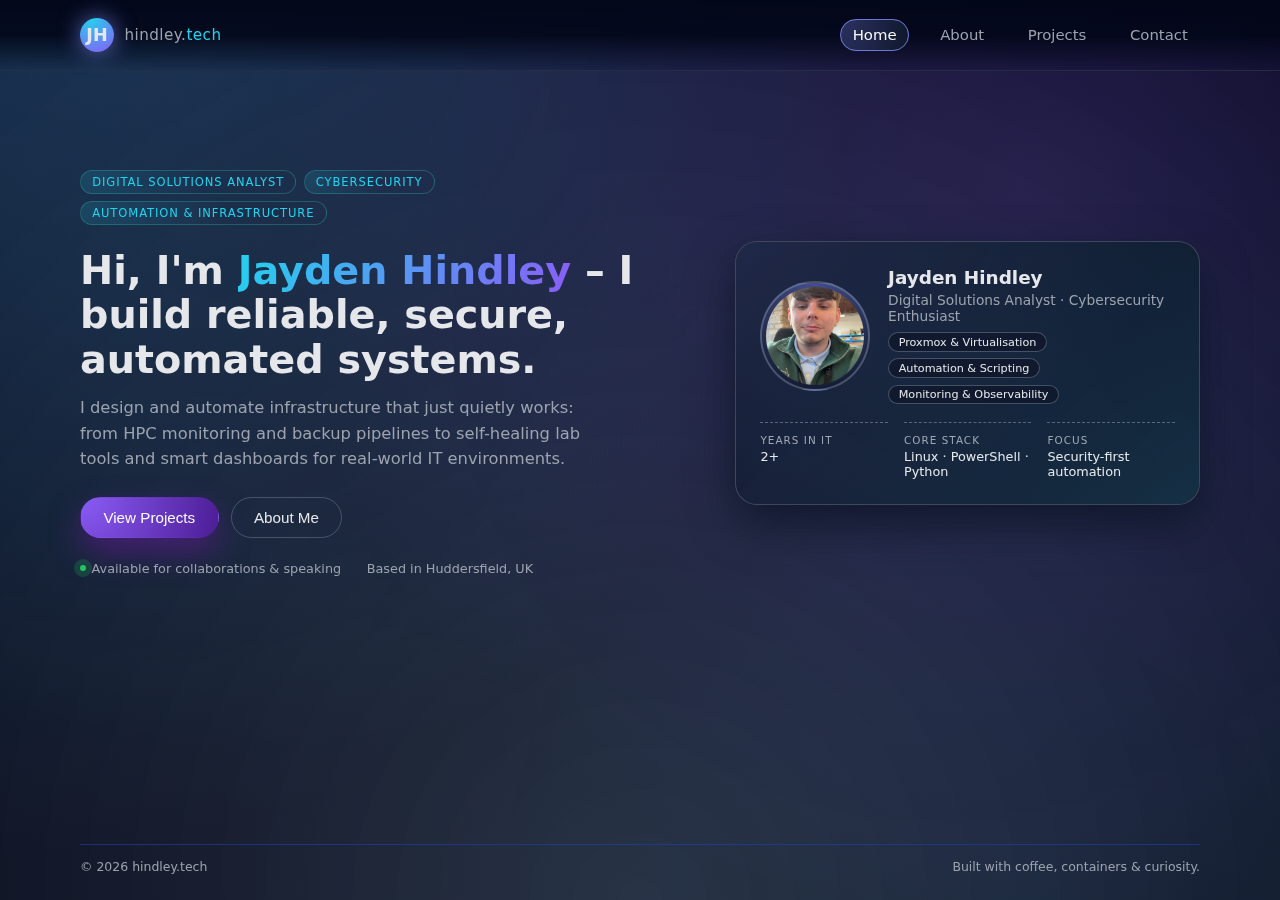
<file: index.html>
<!-- index.html -->
<!DOCTYPE html>
<html lang="en">
<head>
  <meta charset="UTF-8" />
  <meta name="viewport" content="width=device-width, initial-scale=1.0" />
  <title>Home | Jayden Hindley</title>
  <link rel="stylesheet" href="css/style.css" />
</head>
<body>
  <!-- Navigation -->
  <div class="nav-wrapper">
    <nav>
      <div class="nav-left">
        <div class="nav-logo">JH</div>
        <div class="nav-title">hindley.<span>tech</span></div>
      </div>
      <ul class="nav-links">
        <li><a href="/" class="active">Home</a></li>
        <li><a href="/about">About</a></li>
        <li><a href="/project">Projects</a></li>
        <li><a href="/contact">Contact</a></li>
      </ul>
    </nav>
  </div>

  <main>
    <!-- Hero -->
    <section class="hero">
      <div class="container">
        <div class="hero-grid">
          <!-- Left: text -->
          <div>
            <div class="chip-row">
              <span class="chip">Digital Solutions Analyst</span>
              <span class="chip">Cybersecurity</span>
              <span class="chip">Automation & Infrastructure</span>
            </div>

            <h1 class="hero-heading">
              Hi, I'm <span>Jayden Hindley</span> – I build reliable, secure, automated systems.
            </h1>

            <p class="hero-subtitle">
              I design and automate infrastructure that just quietly works: from HPC monitoring and backup
              pipelines to self-healing lab tools and smart dashboards for real-world IT environments.
            </p>

            <div class="hero-actions">
              <button class="btn" onclick="window.location.href='/project'">
                View Projects
              </button>
              <button class="btn btn-outline" onclick="window.location.href='/about'">
                About Me
              </button>
            </div>

            <div class="hero-meta">
              <span><span class="hero-dot"></span> Available for collaborations & speaking</span>
              <span>Based in Huddersfield, UK</span>
            </div>
          </div>

          <!-- Right: profile card -->
          <aside class="profile-card">
            <div class="profile-inner">
              <div class="profile-photo">
                <img src="images/profpic.jpg" alt="Jayden Hindley" />
              </div>
              <div class="profile-text">
                <h2>Jayden Hindley</h2>
                <p>Digital Solutions Analyst · Cybersecurity Enthusiast</p>
                <div class="profile-tags">
                  <span class="profile-tag">Proxmox & Virtualisation</span>
                  <span class="profile-tag">Automation & Scripting</span>
                  <span class="profile-tag">Monitoring & Observability</span>
                </div>
              </div>
            </div>

            <div class="profile-stats">
              <div class="profile-stat">
                <span class="profile-stat-label">Years in IT</span>
                <span class="profile-stat-value">2+</span>
              </div>
              <div class="profile-stat">
                <span class="profile-stat-label">Core Stack</span>
                <span class="profile-stat-value">Linux · PowerShell · Python</span>
              </div>
              <div class="profile-stat">
                <span class="profile-stat-label">Focus</span>
                <span class="profile-stat-value">Security-first automation</span>
              </div>
            </div>
          </aside>
        </div>
      </div>
    </section>
  </main>

  <footer>
    <div class="footer-inner">
      <span>© <span id="year"></span> hindley.tech</span>
      <span>Built with coffee, containers & curiosity.</span>
    </div>
  </footer>

  <script>
    // simple year updater
    document.getElementById('year').textContent = new Date().getFullYear();
  </script>
</body>
</html>
</file>
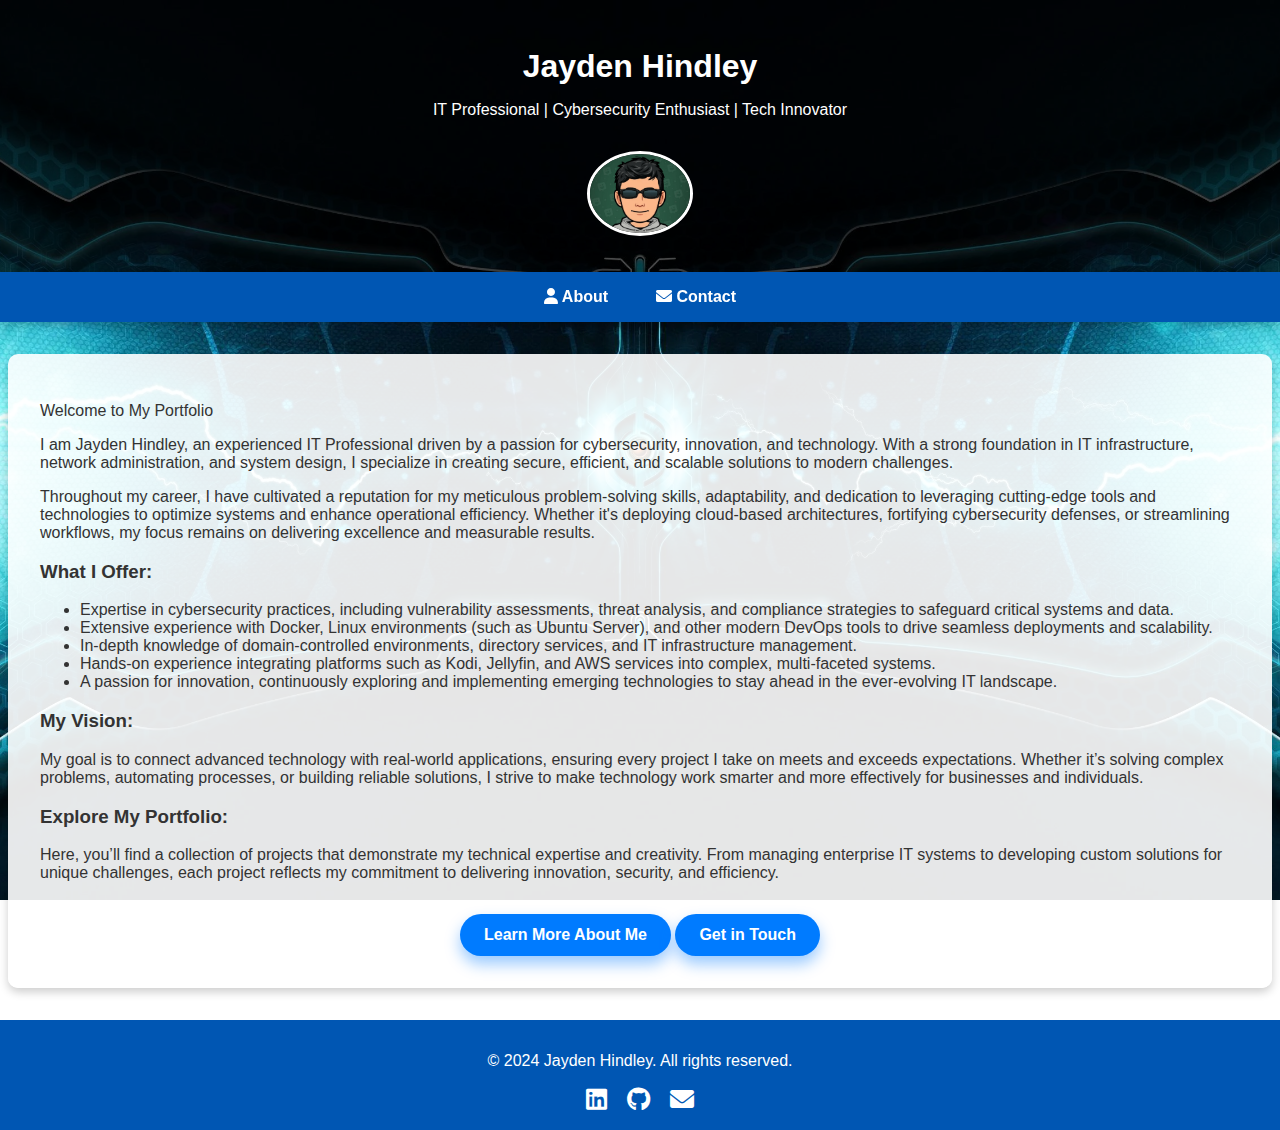
<file: v2/index.html>
<!DOCTYPE html>
<html lang="en">
<head>
    <meta charset="UTF-8">
    <meta name="viewport" content="width=device-width, initial-scale=1.0">
    <meta http-equiv="X-UA-Compatible" content="ie=edge">
    <title>Jayden Hindley's Portfolio</title>
    <link rel="stylesheet" href="styles.css">
    <link rel="stylesheet" href="https://cdnjs.cloudflare.com/ajax/libs/font-awesome/6.0.0-beta3/css/all.min.css">
</head>
<body>
    <!-- Background Animation -->
    <div id="background-animation">
        <div class="circle"></div>
        <div class="circle"></div>
        <div class="circle"></div>
    </div>

    <!-- Header Section -->
    <header class="header">
        <div class="container">
            <h1>Jayden Hindley</h1>
            <p>IT Professional | Cybersecurity Enthusiast | Tech Innovator</p>
            <img src="images/gransdead.png" alt="Jayden Hindley Profile Picture">
        </div>
    </header>

    <!-- Navigation Bar -->
    <nav>
        <div class="container">
            <ul>
                <li><a href="about"><i class="fas fa-user"></i> About</a></li>
                <li><a href="contact"><i class="fas fa-envelope"></i> Contact</a></li>
            </ul>
        </div>
    </nav>

    <!-- Overview Section -->
    <section id="overview" class="about">
        <div class="container">
            <div class="content">
                <p>Welcome to My Portfolio</p>
                <p>I am Jayden Hindley, an experienced IT Professional driven by a passion for cybersecurity, innovation, and technology. With a strong foundation in IT infrastructure, network administration, and system design, I specialize in creating secure, efficient, and scalable solutions to modern challenges.</p>
                <p>Throughout my career, I have cultivated a reputation for my meticulous problem-solving skills, adaptability, and dedication to leveraging cutting-edge tools and technologies to optimize systems and enhance operational efficiency. Whether it's deploying cloud-based architectures, fortifying cybersecurity defenses, or streamlining workflows, my focus remains on delivering excellence and measurable results.</p>
                <h3>What I Offer:</h3>
                <ul>
                    <li>Expertise in cybersecurity practices, including vulnerability assessments, threat analysis, and compliance strategies to safeguard critical systems and data.</li>
                    <li>Extensive experience with Docker, Linux environments (such as Ubuntu Server), and other modern DevOps tools to drive seamless deployments and scalability.</li>
                    <li>In-depth knowledge of domain-controlled environments, directory services, and IT infrastructure management.</li>
                    <li>Hands-on experience integrating platforms such as Kodi, Jellyfin, and AWS services into complex, multi-faceted systems.</li>
                    <li>A passion for innovation, continuously exploring and implementing emerging technologies to stay ahead in the ever-evolving IT landscape.</li>
                </ul>
                <h3>My Vision:</h3>
                <p>My goal is to connect advanced technology with real-world applications, ensuring every project I take on meets and exceeds expectations. Whether it’s solving complex problems, automating processes, or building reliable solutions, I strive to make technology work smarter and more effectively for businesses and individuals.</p>
                <h3>Explore My Portfolio:</h3>
                <p>Here, you’ll find a collection of projects that demonstrate my technical expertise and creativity. From managing enterprise IT systems to developing custom solutions for unique challenges, each project reflects my commitment to delivering innovation, security, and efficiency.</p>
            </div>
            <div class="button-wrapper">
                <a href="about.html" class="btn">Learn More About Me</a>
                <a href="contact.html" class="btn">Get in Touch</a>
            </div>
        </div>
    </section>

    <!-- Footer Section -->
    <footer>
        <div class="container">
            <p>&copy; 2024 Jayden Hindley. All rights reserved.</p>
            <div class="social-icons">
                <a href="https://www.linkedin.com/in/jaydenhindley/" target="_blank"><i class="fab fa-linkedin"></i></a>
                <a href="https://github.com/Jxyden34" target="_blank"><i class="fab fa-github"></i></a>
                <a href="mailto:jayden@hindley.tech"><i class="fas fa-envelope"></i></a>
            </div>
        </div>
    </footer>
</body>
</html>
</file>
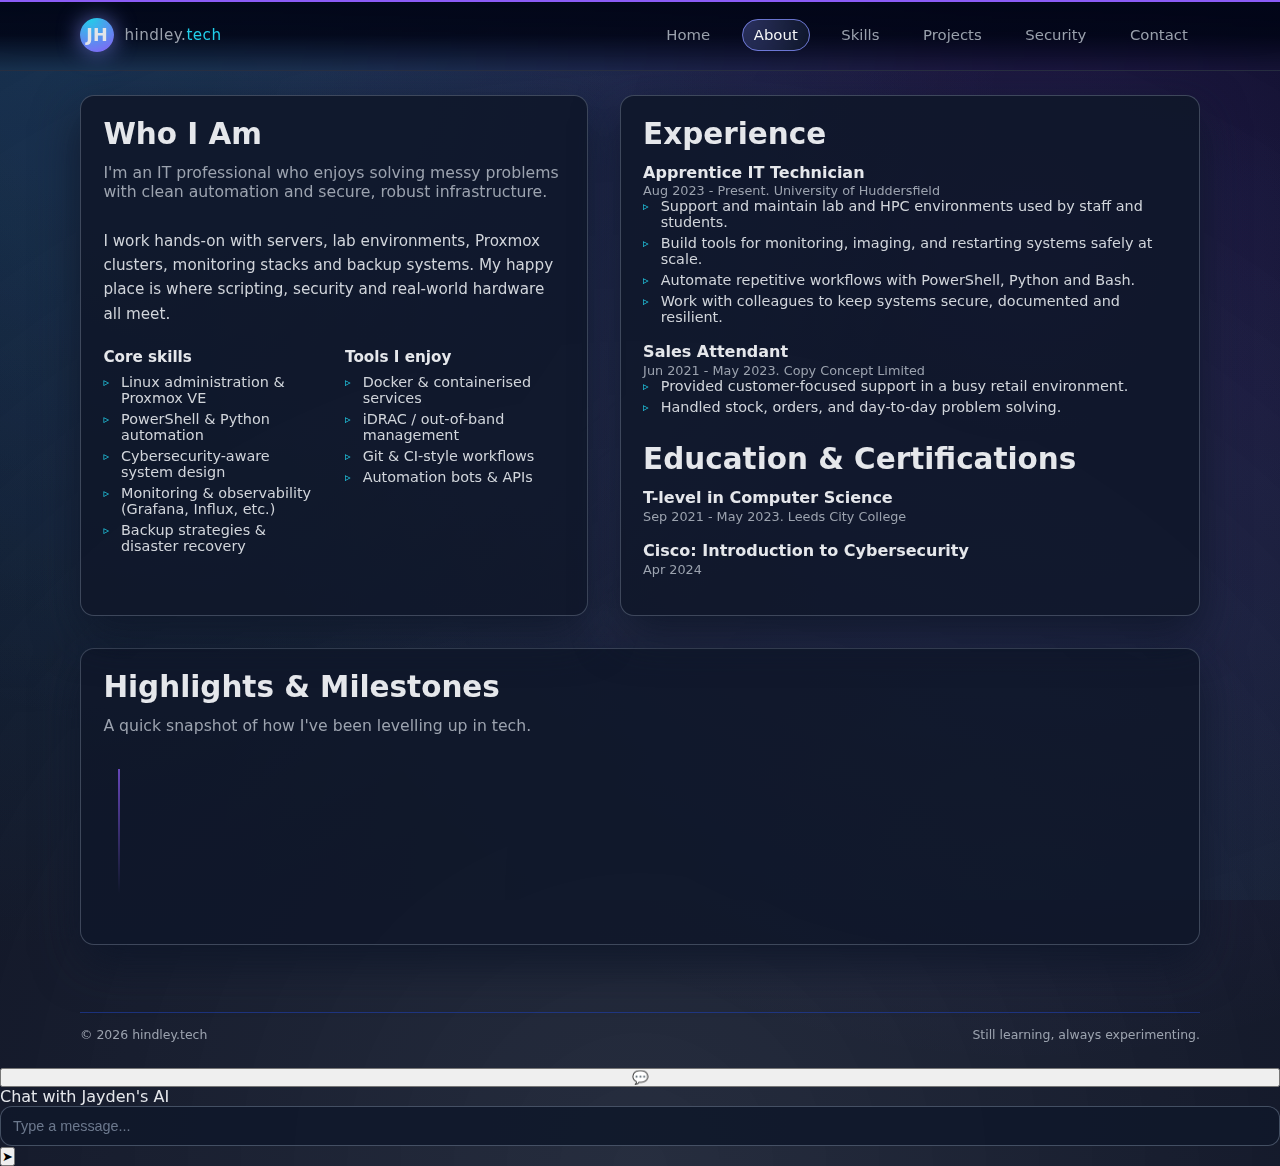
<file: about.html>
<!DOCTYPE html>
<html lang="en">

<head>
    <meta charset="UTF-8" />
    <meta name="viewport" content="width=device-width, initial-scale=1.0" />
    <title>About | Jayden Hindley</title>
    <link rel="stylesheet" href="css/style.css" />
    <link rel="stylesheet" href="css/about.css" />
    <!-- Fonts -->
    <link rel="preconnect" href="https://fonts.googleapis.com">
    <link rel="preconnect" href="https://fonts.gstatic.com" crossorigin>
    <link href="https://fonts.googleapis.com/css2?family=Inter:wght@300;400;500;600;700&display=swap" rel="stylesheet">
    <!-- Favicon -->
    <link rel="icon" type="image/x-icon" href="/favicon/favicon.ico">
    <link rel="icon" type="image/png" sizes="32x32" href="/favicon/favicon-32.png">
    <link rel="apple-touch-icon" sizes="180x180" href="/favicon/apple-touch-icon.png">
    <link rel="icon" type="image/png" sizes="192x192" href="/favicon/favicon-192.png">
    <link rel="stylesheet" href="css/terminal.css">
</head>

<body>
    <!-- Navigation -->
    <div class="nav-wrapper">
        <nav>
            <div class="nav-left">
                <div class="nav-logo">JH</div>
                <div class="nav-title">hindley.<span>tech</span></div>
            </div>
            <ul class="nav-links">
                <li><a href="/">Home</a></li>
                <li><a href="/about" class="active">About</a></li>
                <li><a href="/skills">Skills</a></li>
                <li><a href="/project">Projects</a></li>
                <li><a href="/security">Security</a></li>
                <li><a href="/contact">Contact</a></li>
                
            </ul>
        </nav>
    </div>

    <div class="grain-overlay"></div>

    <main>
        <section class="container">
            <div class="about-grid">
                <!-- Left: summary & skills -->
                <div class="card animate-fade-up" style="animation-delay: 0.1s;">
                    <h2 class="section-title">Who I Am</h2>
                    <p class="section-subtitle">
                        I'm an IT professional who enjoys solving messy problems with clean automation and secure,
                        robust infrastructure.
                    </p>

                    <p style="font-size:0.95rem; line-height:1.6; color:#d1d5db; margin-bottom:1.4rem;">
                        I work hands-on with servers, lab environments, Proxmox clusters, monitoring stacks and
                        backup systems. My happy place is where scripting, security and real-world hardware all meet.
                    </p>


                    <div class="about-rows">
                        <div>
                            <h3 class="about-heading">Core skills</h3>
                            <ul class="about-list">
                                <li><span class="bullet"></span>Linux administration &amp; Proxmox VE</li>
                                <li><span class="bullet"></span>PowerShell &amp; Python automation</li>
                                <li><span class="bullet"></span>Cybersecurity-aware system design</li>
                                <li><span class="bullet"></span>Monitoring &amp; observability (Grafana, Influx, etc.)
                                </li>
                                <li><span class="bullet"></span>Backup strategies &amp; disaster recovery</li>
                            </ul>
                        </div>
                        <div>
                            <h3 class="about-heading">Tools I enjoy</h3>
                            <ul class="about-list">
                                <li><span class="bullet"></span>Docker &amp; containerised services</li>
                                <li><span class="bullet"></span>iDRAC / out-of-band management</li>
                                <li><span class="bullet"></span>Git &amp; CI-style workflows</li>
                                <li><span class="bullet"></span>Automation bots &amp; APIs</li>
                            </ul>
                        </div>
                    </div>
                </div>

                <!-- Right: experience & education -->
                <div class="card animate-fade-up" style="animation-delay: 0.3s;">
                    <h2 class="section-title">Experience</h2>

                    <div class="exp-item">
                        <div class="exp-heading">
                            <h3>Apprentice IT Technician</h3>
                            <span class="exp-period">Aug 2023 - Present. University of Huddersfield</span>
                        </div>
                        <ul class="about-list">
                            <li><span class="bullet"></span>Support and maintain lab and HPC environments used by staff
                                and students.</li>
                            <li><span class="bullet"></span>Build tools for monitoring, imaging, and restarting systems
                                safely at scale.</li>
                            <li><span class="bullet"></span>Automate repetitive workflows with PowerShell, Python and
                                Bash.</li>
                            <li><span class="bullet"></span>Work with colleagues to keep systems secure, documented and
                                resilient.</li>
                        </ul>
                    </div>

                    <div class="exp-item">
                        <div class="exp-heading">
                            <h3>Sales Attendant</h3>
                            <span class="exp-period">Jun 2021 - May 2023. Copy Concept Limited</span>
                        </div>
                        <ul class="about-list">
                            <li><span class="bullet"></span>Provided customer-focused support in a busy retail
                                environment.</li>
                            <li><span class="bullet"></span>Handled stock, orders, and day-to-day problem solving.</li>
                        </ul>
                    </div>

                    <h2 class="section-title" style="margin-top:1.7rem;">Education & Certifications</h2>
                    <div class="exp-item">
                        <div class="exp-heading">
                            <h3>T-level in Computer Science</h3>
                            <span class="exp-period">Sep 2021 - May 2023. Leeds City College</span>
                        </div>
                    </div>
                    <div class="exp-item">
                        <div class="exp-heading">
                            <h3>Cisco: Introduction to Cybersecurity</h3>
                            <span class="exp-period">Apr 2024</span>
                        </div>
                    </div>
                </div>
            </div>

            <!-- Timeline / achievements -->
            <section class="card timeline-card animate-fade-up" style="animation-delay: 0.5s;">
                <h2 class="section-title">Highlights & Milestones</h2>
                <p class="section-subtitle">
                    A quick snapshot of how I've been levelling up in tech.
                </p>

                <div class="timeline">
                    <div class="timeline-item" data-year="2020">
                        <span class="timeline-dot"></span>
                        Discovered how much I enjoy breaking and fixing tech &mdash; and decided to build a career in
                        it.
                    </div>
                    <div class="timeline-item" data-year="2021">
                        <span class="timeline-dot"></span>
                        Started T-level Computer Science and deepened my interest in infrastructure and security.
                    </div>
                    <div class="timeline-item" data-year="2023">
                        <span class="timeline-dot"></span>
                        Joined the University of Huddersfield as an Apprentice IT Technician.
                    </div>
                    <div class="timeline-item" data-year="2024">
                        <span class="timeline-dot"></span>
                        Built out automation, backup, and monitoring projects that eventually became the backbone of
                        hindley.tech.
                    </div>
                </div>
            </section>
        </section>
    </main>

    <footer>
        <div class="footer-inner">
            <span>© <span id="year"></span> hindley.tech</span>
            <span>Still learning, always experimenting.</span>
        </div>
    </footer>

    <!-- Chatbot -->
    <button id="chatbot-toggle" aria-label="Open AI chat">
        💬
    </button>

    <div id="chatbot-container">
        <div id="chatbot-header">Chat with Jayden's AI</div>
        <div id="chatbot-messages"></div>
        <div id="chatbot-input">
            <input type="text" id="user-input" placeholder="Type a message..." />
            <button id="send-btn">➤</button>
        </div>
    </div>

    <script src="js/chatbot.js"></script>
    <script src="js/terminal.js"></script>
    <script src="js/konami.js"></script>

    <script>
        document.getElementById('year').textContent = new Date().getFullYear();
    </script>
</body>

</html>
</file>
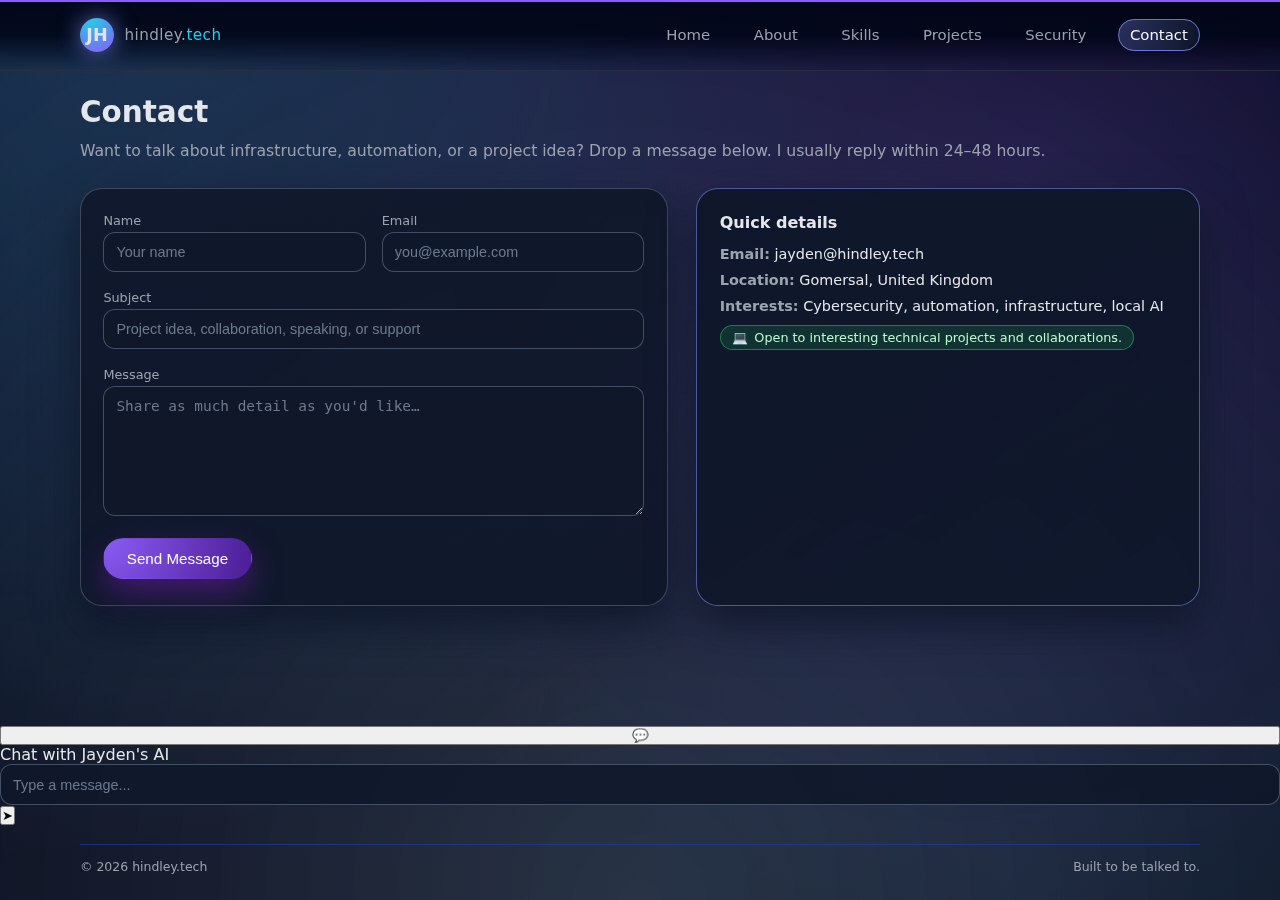
<file: contact.html>
<!-- contact.html -->
<!DOCTYPE html>
<html lang="en">

<head>
  <meta charset="UTF-8" />
  <meta name="viewport" content="width=device-width, initial-scale=1.0" />
  <title>Contact | Jayden Hindley</title>
  <link rel="stylesheet" href="css/style.css" />
  <!-- Fonts -->
  <link rel="preconnect" href="https://fonts.googleapis.com">
  <link rel="preconnect" href="https://fonts.gstatic.com" crossorigin>
  <link href="https://fonts.googleapis.com/css2?family=Inter:wght@300;400;500;600;700&display=swap" rel="stylesheet">
  <!-- Favicon -->
  <link rel="icon" type="image/x-icon" href="/favicon/favicon.ico">
  <link rel="icon" type="image/png" sizes="32x32" href="/favicon/favicon-32.png">
  <link rel="apple-touch-icon" sizes="180x180" href="/favicon/apple-touch-icon.png">
  <link rel="icon" type="image/png" sizes="192x192" href="/favicon/favicon-192.png">
  <link rel="stylesheet" href="css/terminal.css">
</head>

<body>
  <!-- Navigation -->
  <div class="nav-wrapper">
    <nav>
      <div class="nav-left">
        <div class="nav-logo">JH</div>
        <div class="nav-title">hindley.<span>tech</span></div>
      </div>
      <ul class="nav-links">
        <li><a href="/">Home</a></li>
        <li><a href="/about">About</a></li>
        <li><a href="/skills">Skills</a></li>
        <li><a href="/project">Projects</a></li>
        <li><a href="/security">Security</a></li>
        <li><a href="/contact" class="active">Contact</a></li>
        
      </ul>
    </nav>
  </div>

  <div class="grain-overlay"></div>

  <main>
    <section class="container animate-fade-up" style="animation-delay: 0.1s;">
      <h1 class="section-title">Contact</h1>
      <p class="section-subtitle">
        Want to talk about infrastructure, automation, or a project idea? Drop a message below. I usually reply within 24–48 hours.
      </p>

      <div class="contact-layout animate-fade-up" style="animation-delay: 0.2s;">
        <!-- Form -->
        <div class="form-card">
          <form action="https://formspree.io/f/your-form-id" method="POST">
            <div class="form-row">
              <div class="form-field">
                <label for="name">Name</label>
                <input id="name" type="text" name="name" placeholder="Your name" required />
              </div>
              <div class="form-field">
                <label for="email">Email</label>
                <input id="email" type="email" name="email" placeholder="you@example.com" required />
              </div>
            </div>

            <div class="form-field">
              <label for="subject">Subject</label>
              <input id="subject" type="text" name="subject" placeholder="Project idea, collaboration, speaking, or support" />
            </div>

            <div class="form-field">
              <label for="message">Message</label>
              <textarea id="message" name="message" rows="5" placeholder="Share as much detail as you'd like…"
                required></textarea>
            </div>

            <button type="submit" class="btn">
              Send Message
            </button>
          </form>
        </div>

        <!-- Contact info / quick facts -->
        <aside class="contact-card">
          <h3>Quick details</h3>
          <ul class="contact-list">
            <li><strong>Email:</strong> <span>jayden@hindley.tech</span></li>
            <li><strong>Location:</strong> <span>Gomersal, United Kingdom</span></li>
            <li><strong>Interests:</strong> <span>Cybersecurity, automation, infrastructure, local AI</span></li>
          </ul>

          <div class="contact-badge">
            <span>💻</span>
            <span>Open to interesting technical projects and collaborations.</span>
          </div>
        </aside>
      </div>
    </section>
  </main>

  <!-- Chatbot -->
  <button id="chatbot-toggle" aria-label="Open AI chat">
    💬
  </button>

  <div id="chatbot-container">
    <div id="chatbot-header">Chat with Jayden's AI</div>
    <div id="chatbot-messages"></div>
    <div id="chatbot-input">
      <input type="text" id="user-input" placeholder="Type a message..." />
      <button id="send-btn">➤</button>
    </div>
  </div>

  <footer>
    <div class="footer-inner">
      <span>© <span id="year"></span> hindley.tech</span>
      <span>Built to be talked to.</span>
    </div>
  </footer>

  <script>
    document.getElementById('year').textContent = new Date().getFullYear();
  </script>
  <script src="js/chatbot.js"></script>
  <script src="js/terminal.js"></script>
  <script src="js/konami.js"></script>
</body>

</html>
</file>
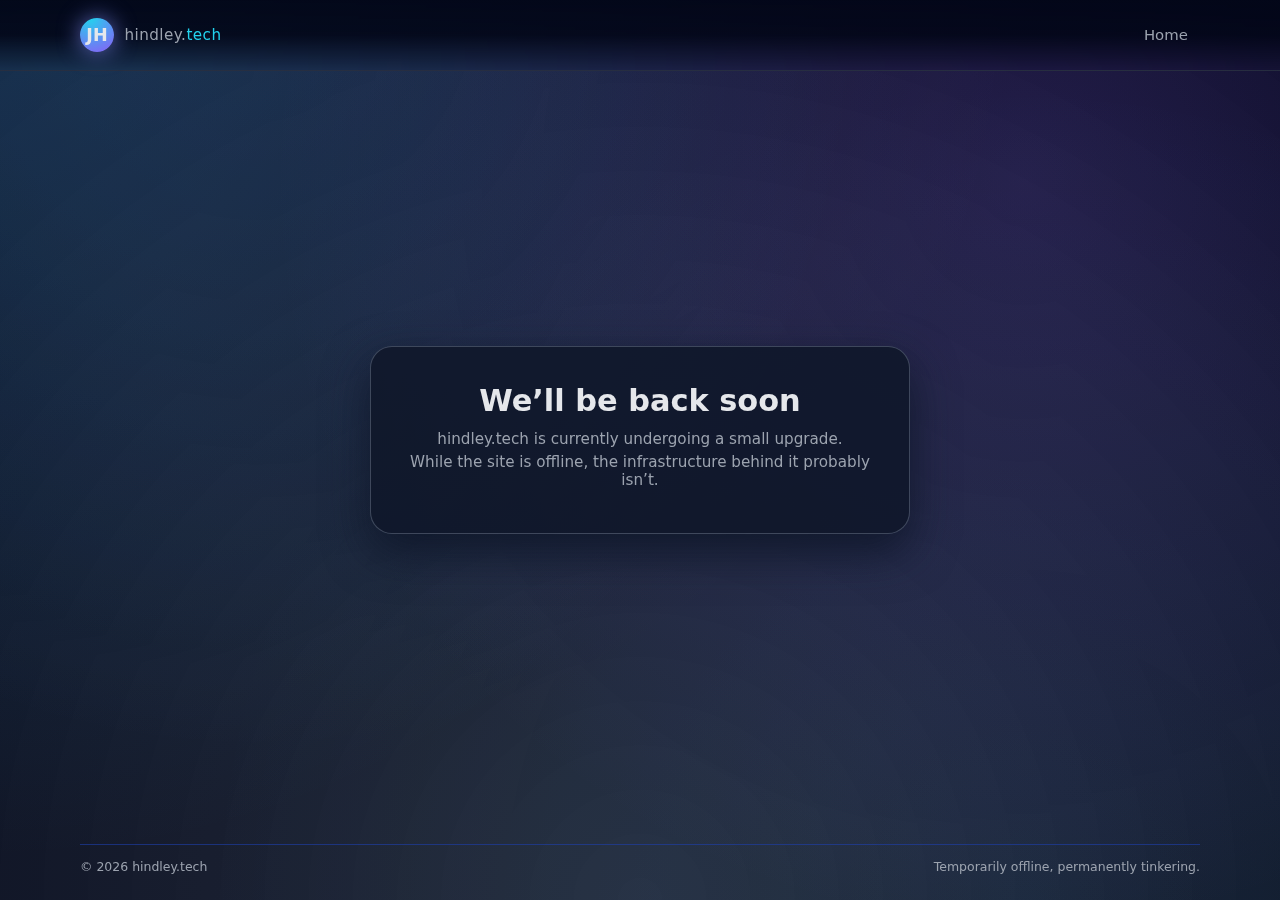
<file: maintenance.html>
<!-- maintenance.html -->
<!DOCTYPE html>
<html lang="en">
<head>
  <meta charset="UTF-8" />
  <meta name="viewport" content="width=device-width, initial-scale=1.0" />
  <title>Site Under Maintenance | hindley.tech</title>
  <link rel="stylesheet" href="css/style.css" />
</head>
<body>
  <!-- Navigation (optional here but keeps the brand visible) -->
  <div class="nav-wrapper">
    <nav>
      <div class="nav-left">
        <div class="nav-logo">JH</div>
        <div class="nav-title">hindley.<span>tech</span></div>
      </div>
      <ul class="nav-links">
        <li><a href="/">Home</a></li>
      </ul>
    </nav>
  </div>

  <main class="maintenance-wrapper">
    <div class="maintenance-card">
      <h1>We’ll be back soon</h1>
      <p>hindley.tech is currently undergoing a small upgrade.</p>
      <p>While the site is offline, the infrastructure behind it probably isn’t.</p>
    </div>
  </main>

  <footer>
    <div class="footer-inner">
      <span>© <span id="year"></span> hindley.tech</span>
      <span>Temporarily offline, permanently tinkering.</span>
    </div>
  </footer>

  <script>
    document.getElementById('year').textContent = new Date().getFullYear();
  </script>
</body>
</html>
</file>
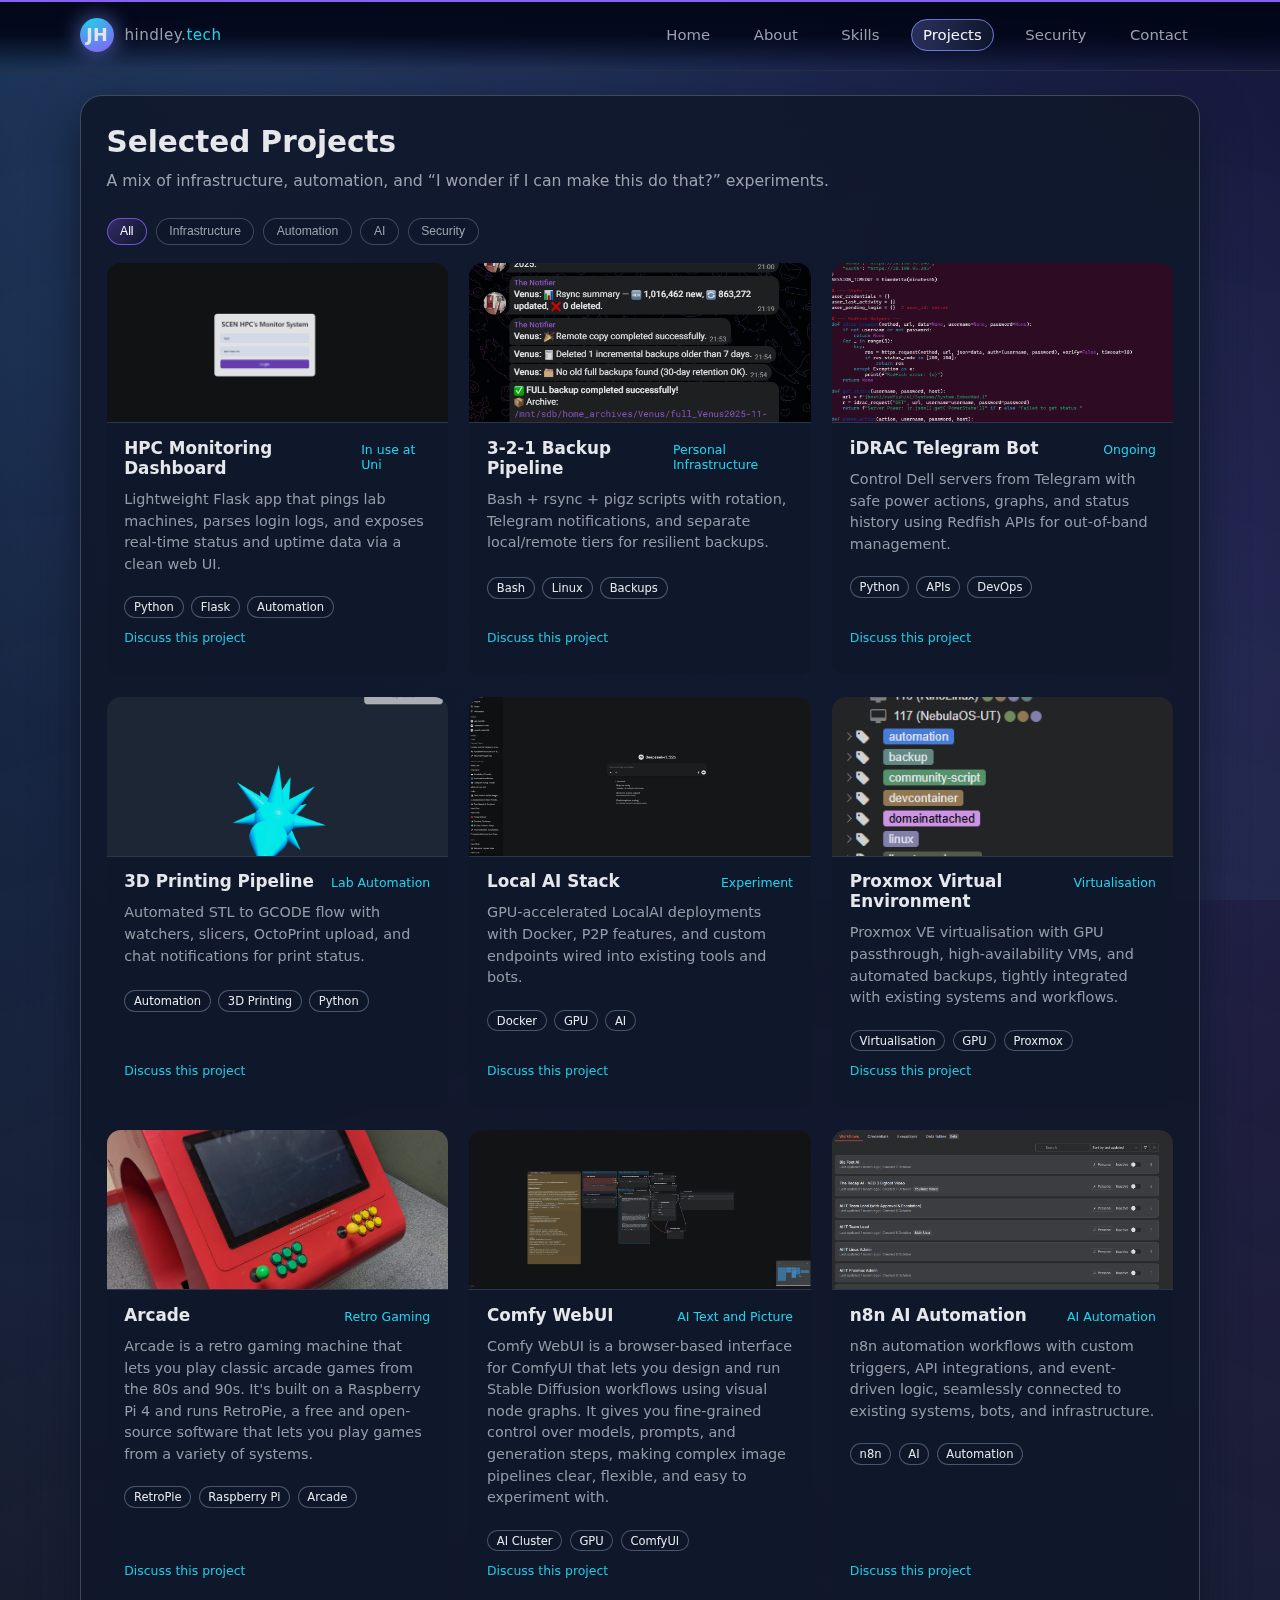
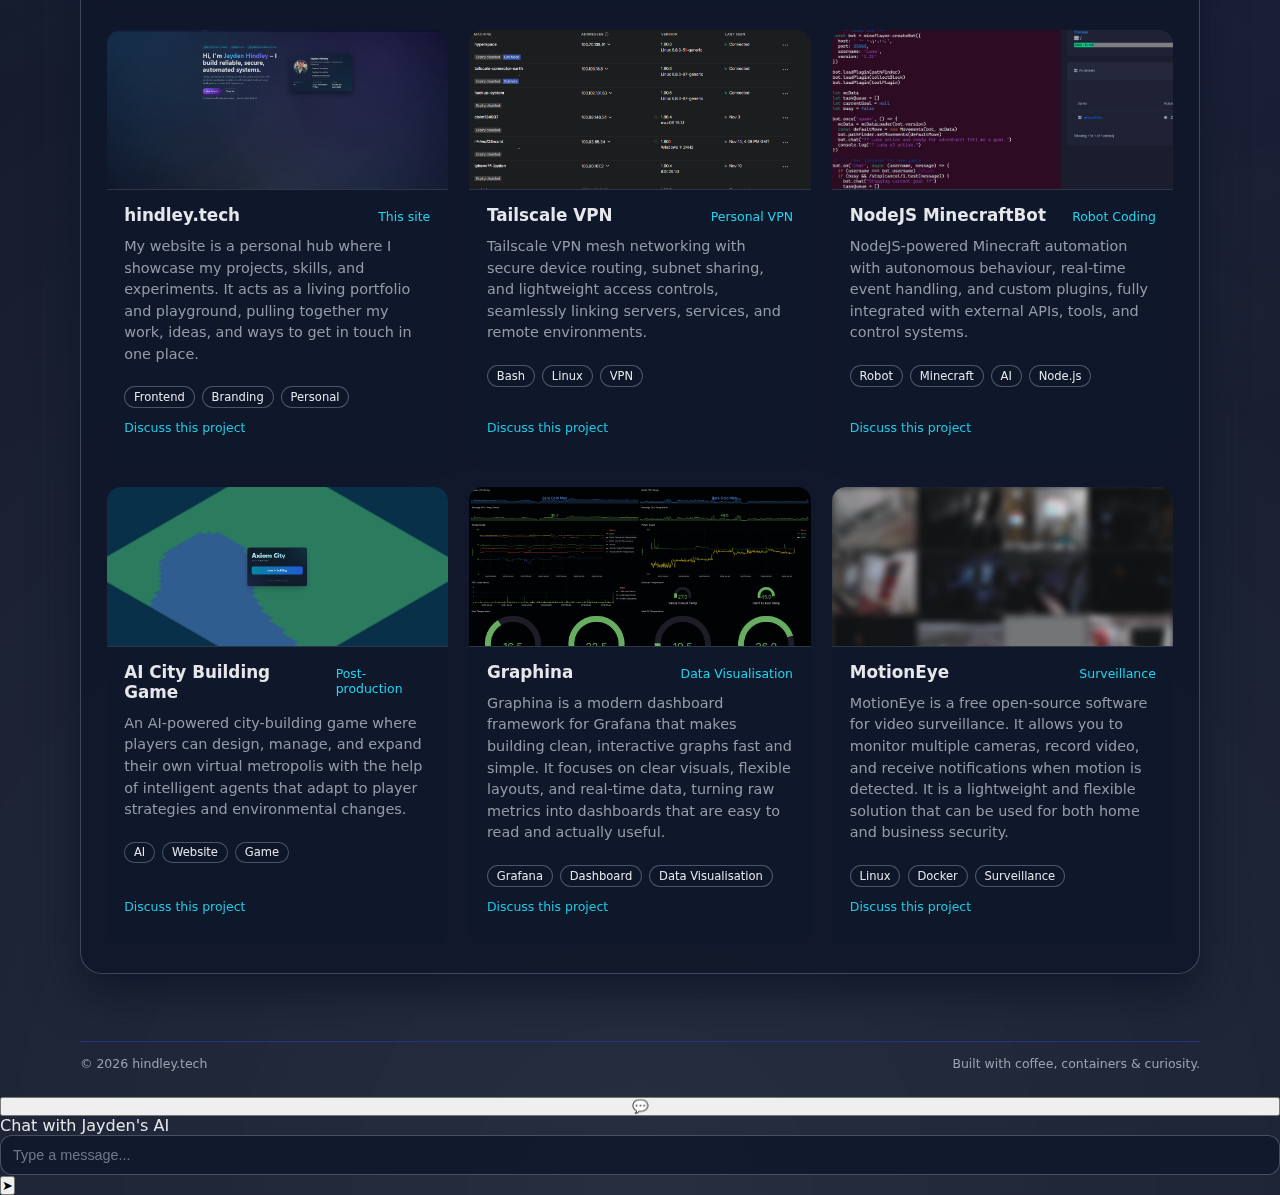
<file: project.html>
<!-- project.html -->
<!DOCTYPE html>
<html lang="en">

<head>
  <meta charset="UTF-8" />
  <meta name="viewport" content="width=device-width, initial-scale=1.0" />
  <title>Projects | Jayden Hindley</title>
  <link rel="stylesheet" href="css/style.css" />
  <link rel="stylesheet" href="css/projects.css" />
  <!-- Fonts -->
  <link rel="preconnect" href="https://fonts.googleapis.com">
  <link rel="preconnect" href="https://fonts.gstatic.com" crossorigin>
  <link href="https://fonts.googleapis.com/css2?family=Inter:wght@300;400;500;600;700&display=swap" rel="stylesheet">
  <!-- Favicon -->
  <link rel="icon" type="image/x-icon" href="/favicon/favicon.ico">
  <link rel="icon" type="image/png" sizes="32x32" href="/favicon/favicon-32.png">
  <link rel="apple-touch-icon" sizes="180x180" href="/favicon/apple-touch-icon.png">
  <link rel="icon" type="image/png" sizes="192x192" href="/favicon/favicon-192.png">
  <link rel="stylesheet" href="css/terminal.css">
</head>

<body>
  <!-- Navigation -->
  <div class="nav-wrapper">
    <nav>
      <div class="nav-left">
        <div class="nav-logo">JH</div>
        <div class="nav-title">hindley.<span>tech</span></div>
      </div>
      <ul class="nav-links">
        <li><a href="/">Home</a></li>
        <li><a href="/about">About</a></li>
        <li><a href="/skills">Skills</a></li>
        <li><a href="/project" class="active">Projects</a></li>
        <li><a href="/security">Security</a></li>
        <li><a href="/contact">Contact</a></li>
        
      </ul>
    </nav>
  </div>

  <div class="grain-overlay"></div>

  <main>
    <section class="container">
      <div class="section-card animate-fade-up" style="animation-delay: 0.1s;">
        <h1 class="section-title">Selected Projects</h1>
        <p class="section-subtitle">
          A mix of infrastructure, automation, and “I wonder if I can make this do that?” experiments.
        </p>

        <div class="project-filters" aria-label="Project filters">
          <button class="filter-btn active" data-filter="all">All</button>
          <button class="filter-btn" data-filter="infrastructure">Infrastructure</button>
          <button class="filter-btn" data-filter="automation">Automation</button>
          <button class="filter-btn" data-filter="ai">AI</button>
          <button class="filter-btn" data-filter="security">Security</button>
        </div>

        <div class="grid grid-3 animate-fade-up" style="animation-delay: 0.2s;">
          <!-- Example project 1 -->
          <article class="project-card">
            <div class="project-thumb">
              <img src="images/HPC.png" alt="HPC Monitor" />
            </div>
            <div class="project-body">
              <div class="project-title-row">
                <h3 class="project-title">HPC Monitoring Dashboard</h3>
                <span class="project-meta">In use at Uni</span>
              </div>
              <p class="project-desc">
                Lightweight Flask app that pings lab machines, parses login logs, and exposes
                real-time status and uptime data via a clean web UI.
              </p>
              <div class="project-tags">
                <span class="project-tag">Python</span>
                <span class="project-tag">Flask</span>
                <span class="project-tag">Automation</span>
              </div>
            </div>
          </article>

          <!-- Example project 2 -->
          <article class="project-card">
            <div class="project-thumb">
              <img src="images/backup.png" alt="Backup Pipelines" />
            </div>
            <div class="project-body">
              <div class="project-title-row">
                <h3 class="project-title">3-2-1 Backup Pipeline</h3>
                <span class="project-meta">Personal Infrastructure</span>
              </div>
              <p class="project-desc">
                Bash + rsync + pigz scripts with rotation, Telegram notifications, and separate
                local/remote tiers for resilient backups.
              </p>
              <div class="project-tags">
                <span class="project-tag">Bash</span>
                <span class="project-tag">Linux</span>
                <span class="project-tag">Backups</span>
              </div>
            </div>
          </article>

          <!-- Example project 3 -->
          <article class="project-card">
            <div class="project-thumb">
              <img src="images/idrac.png" alt="iDRAC Bot" />
            </div>
            <div class="project-body">
              <div class="project-title-row">
                <h3 class="project-title">iDRAC Telegram Bot</h3>
                <span class="project-meta">Ongoing</span>
              </div>
              <p class="project-desc">
                Control Dell servers from Telegram with safe power actions, graphs,
                and status history using Redfish APIs for out-of-band management.
              </p>
              <div class="project-tags">
                <span class="project-tag">Python</span>
                <span class="project-tag">APIs</span>
                <span class="project-tag">DevOps</span>
              </div>
            </div>
          </article>

          <!-- Example project 4 -->
          <article class="project-card">
            <div class="project-thumb">
              <img src="images/stl.png" alt="3D printing pipeline" />
            </div>
            <div class="project-body">
              <div class="project-title-row">
                <h3 class="project-title">3D Printing Pipeline</h3>
                <span class="project-meta">Lab Automation</span>
              </div>
              <p class="project-desc">
                Automated STL to GCODE flow with watchers, slicers, OctoPrint upload, and
                chat notifications for print status.
              </p>
              <div class="project-tags">
                <span class="project-tag">Automation</span>
                <span class="project-tag">3D Printing</span>
                <span class="project-tag">Python</span>
              </div>
            </div>
          </article>

          <!-- Example project 5 -->
          <article class="project-card">
            <div class="project-thumb">
              <img src="images/openwebui.png" alt="Local AI" />
            </div>
            <div class="project-body">
              <div class="project-title-row">
                <h3 class="project-title">Local AI Stack</h3>
                <span class="project-meta">Experiment</span>
              </div>
              <p class="project-desc">
                GPU-accelerated LocalAI deployments with Docker, P2P features, and custom endpoints
                wired into existing tools and bots.
              </p>
              <div class="project-tags">
                <span class="project-tag">Docker</span>
                <span class="project-tag">GPU</span>
                <span class="project-tag">AI</span>
              </div>
            </div>
          </article>

          <!-- Example project 6 -->
          <article class="project-card">
            <div class="project-thumb">
              <img src="images/proxmox.png" alt="Proxmox VE" />
            </div>
            <div class="project-body">
              <div class="project-title-row">
                <h3 class="project-title">Proxmox Virtual Environment</h3>
                <span class="project-meta">Virtualisation</span>
              </div>
              <p class="project-desc">
                Proxmox VE virtualisation with GPU passthrough, high-availability VMs, and automated backups, tightly
                integrated with existing systems and workflows. </p>
              <div class="project-tags">
                <span class="project-tag">Virtualisation</span>
                <span class="project-tag">GPU</span>
                <span class="project-tag">Proxmox</span>
              </div>
            </div>
          </article>    
             <article class="project-card">
            <div class="project-thumb">
              <img src="images/arcade.png" alt="Arcade" />
            </div>
            <div class="project-body">
              <div class="project-title-row">
                <h3 class="project-title">Arcade</h3>
                <span class="project-meta">Retro Gaming</span>
              </div>
              <p class="project-desc">
                Arcade is a retro gaming machine that lets you play classic arcade games from the 80s and 90s. It's built on a Raspberry Pi 4 and runs RetroPie, a free and open-source software that lets you play games from a variety of systems. </p>
              <div class="project-tags">
                <span class="project-tag">RetroPie</span>
                <span class="project-tag">Raspberry Pi</span>
                <span class="project-tag">Arcade</span>
              </div>
            </div>
          </article> 
          <!-- Example project 6 -->
          <article class="project-card">
            <div class="project-thumb">
              <img src="images/comfy.png" alt="ComfyWebUI" />
            </div>
            <div class="project-body">
              <div class="project-title-row">
                <h3 class="project-title">Comfy WebUI</h3>
                <span class="project-meta">AI Text and Picture</span>
              </div>
              <p class="project-desc">
                Comfy WebUI is a browser-based interface for ComfyUI that lets you design and run Stable Diffusion workflows using visual node graphs. It gives you fine-grained control over models, prompts, and generation steps, making complex image pipelines clear, flexible, and easy to experiment with.</p>
              <div class="project-tags">
                <span class="project-tag">AI Cluster</span>
                <span class="project-tag">GPU</span>
                <span class="project-tag">ComfyUI</span>
              </div>
            </div>
          </article>

          <!-- Example project 7 -->
          <article class="project-card">
            <div class="project-thumb">
              <img src="images/n8n.png" alt="n8n" />
            </div>
            <div class="project-body">
              <div class="project-title-row">
                <h3 class="project-title">n8n AI Automation</h3>
                <span class="project-meta">AI Automation</span>
              </div>
              <p class="project-desc">
                n8n automation workflows with custom triggers, API integrations, and event-driven logic, seamlessly
                connected to existing systems, bots, and infrastructure. </p>
              <div class="project-tags">
                <span class="project-tag">n8n</span>
                <span class="project-tag">AI</span>
                <span class="project-tag">Automation</span>
              </div>
            </div>
          </article>



          <!-- Example project 8 -->
          <article class="project-card">
            <div class="project-thumb">
              <img src="images/website.png" alt="Portfolio" />
            </div>
            <div class="project-body">
              <div class="project-title-row">
                <h3 class="project-title">hindley.tech</h3>
                <span class="project-meta">This site</span>
              </div>
              <p class="project-desc">
                  My website is a personal hub where I showcase my projects, skills, and experiments. It acts as a living portfolio and playground, pulling together my work, ideas, and ways to get in touch in one place.

              </p>
              <div class="project-tags">
                <span class="project-tag">Frontend</span>
                <span class="project-tag">Branding</span>
                <span class="project-tag">Personal</span>
              </div>
            </div>
          </article>

          <!-- Example project 8 -->
          <article class="project-card">
            <div class="project-thumb">
              <img src="images/ts.png" alt="Tailscale" />
            </div>
            <div class="project-body">
              <div class="project-title-row">
                <h3 class="project-title">Tailscale VPN</h3>
                <span class="project-meta">Personal VPN</span>
              </div>
              <p class="project-desc">
                Tailscale VPN mesh networking with secure device routing, subnet sharing, and lightweight access
                controls,
                seamlessly linking servers, services, and remote environments. </p>
              <div class="project-tags">
                <span class="project-tag">Bash</span>
                <span class="project-tag">Linux</span>
                <span class="project-tag">VPN</span>
              </div>
            </div>
          </article>



          <!-- Example project 9 -->
          <article class="project-card">
            <div class="project-thumb">
              <img src="images/bot.png" alt="NodeJS" />
            </div>
            <div class="project-body">
              <div class="project-title-row">
                <h3 class="project-title">NodeJS MinecraftBot</h3>
                <span class="project-meta">Robot Coding</span>
              </div>
              <p class="project-desc">
                NodeJS-powered Minecraft automation with autonomous behaviour, real-time event handling, and custom
                plugins,
                fully integrated with external APIs, tools, and control systems. </p>
              <div class="project-tags">
                <span class="project-tag">Robot</span>
                <span class="project-tag">Minecraft</span>
                <span class="project-tag">AI</span>
                <span class="project-tag">Node.js</span>
              </div>
            </div>
          </article>

          <!-- Example project 10 -->
          <article class="project-card">
            <div class="project-thumb">
              <img src="images/AiCity.png" alt="AiCity" />
            </div>
            <div class="project-body">
              <div class="project-title-row">
                <h3 class="project-title">AI City Building Game</h3>
                <span class="project-meta">Post-production</span>
              </div>
              <p class="project-desc">
                An AI-powered city-building game where players can design, manage, and expand their own virtual
                metropolis with the help of intelligent agents that adapt to player strategies and environmental
                changes.
              </p>
              <div class="project-tags">
                <span class="project-tag">AI</span>
                <span class="project-tag">Website</span>
                <span class="project-tag">Game</span>
              </div>
            </div>
          </article>

          <!-- Example project 11 -->
          <article class="project-card">
            <div class="project-thumb">
              <img src="images/graphina.png" alt="graphina" />
            </div>
            <div class="project-body">
              <div class="project-title-row">
                <h3 class="project-title">Graphina</h3>
                <span class="project-meta">Data Visualisation</span>
              </div>
              <p class="project-desc">
                Graphina is a modern dashboard framework for Grafana that makes building clean, interactive graphs fast and simple. It focuses on clear visuals, flexible layouts, and real-time data, turning raw metrics into dashboards that are easy to read and actually useful.
              </p>
              <div class="project-tags">
                <span class="project-tag">Grafana</span>
                <span class="project-tag">Dashboard</span>
                <span class="project-tag">Data Visualisation</span>
              </div>
            </div>
          </article>
          <!-- Example project 11 -->
          <article class="project-card">
            <div class="project-thumb">
              <img src="images/meye.png" alt="motioneye" />
            </div>
            <div class="project-body">
              <div class="project-title-row">
                <h3 class="project-title">MotionEye</h3>
                <span class="project-meta">Surveillance</span>
              </div>
              <p class="project-desc">
                MotionEye is a free open-source software for video surveillance. It allows you to monitor multiple cameras, record video, and receive notifications when motion is detected. It is a lightweight and flexible solution that can be used for both home and business security.
              </p>
              <div class="project-tags">
                <span class="project-tag">Linux</span>
                <span class="project-tag">Docker</span>
                <span class="project-tag">Surveillance</span>
              </div>
            </div>
          </article>

        </div>
      </div>
    </section>
  </main>



  <footer>
    <div class="footer-inner">
      <span>© <span id="year"></span> hindley.tech</span>
      <span>Built with coffee, containers & curiosity.</span>
    </div>
  </footer>

  <!-- Chatbot -->
  <button id="chatbot-toggle" aria-label="Open AI chat">
    💬
  </button>

  <div id="chatbot-container">
    <div id="chatbot-header">Chat with Jayden's AI</div>
    <div id="chatbot-messages"></div>
    <div id="chatbot-input">
      <input type="text" id="user-input" placeholder="Type a message..." />
      <button id="send-btn">➤</button>
    </div>
  </div>

  <script src="js/chatbot.js"></script>
  <script src="js/terminal.js"></script>
  <script src="js/konami.js"></script>

  <script>
    document.getElementById('year').textContent = new Date().getFullYear();

    const cards = [...document.querySelectorAll('.project-card')];
    const buttons = [...document.querySelectorAll('.filter-btn')];

    cards.forEach(card => {
      const title = card.querySelector('.project-title')?.textContent?.trim() || 'project';
      const body = card.querySelector('.project-body');
      if (!body || body.querySelector('.project-cta')) return;

      const a = document.createElement('a');
      a.className = 'project-cta';
      a.href = '/contact?project=' + encodeURIComponent(title);
      a.textContent = 'Discuss this project';
      body.appendChild(a);
    });

    function cardMatches(card, filter) {
      if (filter === 'all') return true;
      const text = (card.innerText || '').toLowerCase();
      const rules = {
        infrastructure: ['linux', 'proxmox', 'vpn', 'backup', 'grafana', 'docker', 'infrastructure'],
        automation: ['automation', 'bot', 'pipeline', 'n8n', 'script', 'python', 'bash'],
        ai: ['ai', 'ollama', 'comfy', 'gpu', 'local ai'],
        security: ['security', 'idrac', 'redfish', 'surveillance', 'firewall', 'cyber']
      };
      return (rules[filter] || []).some(k => text.includes(k));
    }

    buttons.forEach(btn => {
      btn.addEventListener('click', () => {
        const filter = btn.dataset.filter;
        buttons.forEach(b => b.classList.remove('active'));
        btn.classList.add('active');

        cards.forEach(card => {
          card.style.display = cardMatches(card, filter) ? '' : 'none';
        });
      });
    });
  </script>
</body>

</html>
</file>
<file: v2/styles.css>
.about {
    background: rgba(255, 255, 255, 0.9); /* White background with slight transparency */
    padding: 2rem;
    border-radius: 10px; /* Rounded corners */
    box-shadow: 0 4px 10px rgba(0, 0, 0, 0.2); /* Slight shadow for depth */
    margin: 2rem auto; /* Centering the content */
    max-width: 1200px; /* Restrict width */
}

.about h2, .about p {
    color: #333; /* Ensure text remains readable */
}

/* General Body and Background Styling */
body {
    font-family: Arial, sans-serif;
    color: #333;
    background: url('images/tech-background.jpg') no-repeat center center fixed;
    background-size: cover;
    margin: 0;
    overflow-x: hidden;
}

/* Header Section */
.header {
    background: rgba(0, 0, 0, 0.7);
    color: #fff;
    text-align: center;
    padding: 2rem 1rem;
    position: relative;
    z-index: 1;
}

.header h1 {
    font-size: 2rem;
    margin: 1rem 0;
}

.header p {
    font-size: 1rem;
}

.header img {
    width: 100px;
    height: auto;
    border-radius: 50%;
    margin-top: 1rem;
    border: 3px solid #fff;
}

/* Navigation Bar */
nav {
    background: #0056b3;
    position: sticky;
    top: 0;
    z-index: 10;
    box-shadow: 0 4px 8px rgba(0, 0, 0, 0.2);
}

nav ul {
    display: flex;
    list-style: none;
    padding: 0;
    margin: 0;
    justify-content: center;
    flex-wrap: wrap;
}

nav ul li {
    margin: 0.5rem;
}

nav ul li a {
    color: #fff;
    text-decoration: none;
    padding: 0.5rem 1rem;
    display: block;
    font-weight: bold;
    transition: background 0.3s ease;
}

nav ul li a:hover {
    background: #003f7d;
    border-radius: 5px;
}

/* Overview Section */
.overview {
    background: rgba(255, 255, 255, 0.95);
    padding: 1.5rem;
    border-radius: 10px;
    box-shadow: 0 4px 10px rgba(0, 0, 0, 0.15);
    margin: 2rem auto;
    max-width: 90%; /* Full width on smaller screens */
    line-height: 1.6;
}

.overview h3 {
    color: #0056b3;
    margin-bottom: 1rem;
    border-bottom: 2px solid #0056b3;
    display: inline-block;
    font-size: 1.5rem; /* Adjusted for smaller screens */
}

.overview p {
    margin-bottom: 1rem;
    line-height: 1.6;
}

.button-wrapper {
    text-align: center;
    margin-top: 2rem;
}

.btn {
    display: inline-block;
    padding: 0.75rem 1.5rem;
    background: #007BFF;
    color: #fff;
    text-decoration: none;
    border-radius: 50px;
    box-shadow: 0 8px 15px rgba(0, 123, 255, 0.4);
    transition: all 0.3s ease;
    font-weight: bold;
}

.btn:hover {
    background: #0056b3;
    box-shadow: 0 15px 20px rgba(0, 86, 179, 0.5);
    transform: translateY(-3px);
}

/* Footer Section */
footer {
    background: #0056b3;
    color: #fff;
    text-align: center;
    padding: 1rem 0;
}

footer .social-icons {
    margin-top: 1rem;
}

footer .social-icons a {
    color: #fff;
    text-decoration: none;
    margin: 0 0.5rem;
    font-size: 1.5rem;
    transition: color 0.3s ease;
}

footer .social-icons a:hover {
    color: #ffdd57;
}

/* Floating Animation */
#background-animation {
    display: none; /* Hides floating animation on smaller devices for performance */
}

/* Responsive Design for Small Screens */
@media (max-width: 768px) {
    .header h1 {
        font-size: 1.8rem;
    }

    .header p {
        font-size: 0.9rem;
    }

    nav ul {
        flex-direction: column; /* Stack nav links vertically */
        align-items: center;
    }

    .overview {
        padding: 1rem;
    }

    .button-wrapper .btn {
        display: block;
        width: 100%; /* Buttons take full width on mobile */
        margin-bottom: 1rem; /* Add spacing between buttons */
    }
}
</file>
<file: css/about.css>
/* css/about.css */

.about-rows {
  display: grid;
  grid-template-columns: minmax(0, 1fr) minmax(0, 1fr);
  gap: 1.4rem;
  margin-top: 1.2rem;
}

.about-heading {
  font-size: 0.95rem;
  font-weight: 600;
  margin-bottom: 0.5rem;
}

.about-list {
  list-style: none;
  font-size: 0.9rem;
  color: #d1d5db;
}

.about-list li {
  position: relative;
  padding-left: 1.1rem;
  margin-bottom: 0.3rem;
}

.about-list li::before {
  content: "▹";
  position: absolute;
  left: 0;
  top: 0;
  color: var(--accent-2);
  font-size: 0.7rem;
  transform: translateY(2px);
}

.exp-item {
  margin-bottom: 1.1rem;
}

.exp-heading h3 {
  font-size: 1rem;
}

.exp-period {
  display: block;
  margin-top: 0.1rem;
  font-size: 0.8rem;
  color: var(--text-muted);
}

/* Timeline */
.timeline-card {
  margin-top: 2rem;
}

.timeline {
  position: relative;
  margin-top: 0.4rem;
  padding-left: 2.2rem;
}

.timeline::before {
  content: "";
  position: absolute;
  left: 0.9rem;
  top: 0.4rem;
  bottom: 0.4rem;
  width: 2px;
  background: linear-gradient(to bottom, var(--accent), transparent);
  opacity: 0.7;
}

.timeline-item {
  position: relative;
  margin-bottom: 1.5rem;
  font-size: 0.9rem;
  color: #e5e7eb;
  opacity: 0;
  transform: translateX(-18px);
  animation: timeline-in 0.6s ease-out forwards;
}

.timeline-item::before {
  content: attr(data-year);
  position: absolute;
  left: -2.4rem;
  top: -0.2rem;
  font-size: 0.78rem;
  padding: 0.1rem 0.5rem;
  border-radius: 999px;
  border: 1px solid rgba(148, 163, 184, 0.65);
  background: rgba(15, 23, 42, 0.92);
  color: var(--accent-2);
}

.timeline-item::after {
  content: "";
  position: absolute;
  left: 0.78rem;
  top: 0.25rem;
  width: 7px;
  height: 7px;
  border-radius: 999px;
  background: var(--accent);
  box-shadow: 0 0 0 5px rgba(129, 140, 248, 0.35);
}

.timeline-item:nth-child(1) { animation-delay: 0.05s; }
.timeline-item:nth-child(2) { animation-delay: 0.15s; }
.timeline-item:nth-child(3) { animation-delay: 0.25s; }
.timeline-item:nth-child(4) { animation-delay: 0.35s; }

@keyframes timeline-in {
  to {
    opacity: 1;
    transform: translateX(0);
  }
}

@media (max-width: 720px) {
  .about-rows {
    grid-template-columns: minmax(0, 1fr);
  }

  .timeline {
    padding-left: 1.8rem;
  }
}
/* Timeline */
.timeline-card {
  margin-top: 2rem;
  grid-column: 1 / -1;     /* ? FIX: make the bottom card full-width */
}
</file>
<file: css/terminal.css>
/* Terminal Overlay */
:root {
    --term-color: #8b5cf6; /* Default Purple */
    --term-bg: rgba(10, 10, 15, 0.95);
}

#terminal-overlay {
    position: fixed;
    top: 0;
    left: 0;
    width: 100vw;
    height: 0; /* Hidden by default */
    background: var(--term-bg);
    backdrop-filter: blur(10px);
    -webkit-backdrop-filter: blur(10px);
    z-index: 10000; /* Above everything */
    overflow: hidden;
    transition: height 0.3s cubic-bezier(0.25, 1, 0.5, 1);
    border-bottom: 2px solid var(--term-color);
    box-shadow: 0 0 50px rgba(0, 0, 0, 0.8);
    font-family: 'Courier New', Courier, monospace;
    display: flex;
    flex-direction: column;
}

#terminal-overlay.open {
    height: 50vh; /* Half screen like Quake */
}

.terminal-header {
    background: rgba(255, 255, 255, 0.05);
    padding: 8px 15px;
    display: flex;
    justify-content: space-between;
    align-items: center;
    font-size: 0.8rem;
    color: #888;
    border-bottom: 1px solid rgba(255, 255, 255, 0.1);
}

.terminal-body {
    flex: 1;
    padding: 20px;
    overflow-y: auto;
    color: #e5e7eb;
    font-size: 0.95rem;
    line-height: 1.5;
}

.terminal-output div {
    margin-bottom: 6px;
    word-break: break-all;
}

.terminal-input-line {
    display: flex;
    align-items: center;
    gap: 10px;
    margin-top: 10px;
}

.prompt {
    color: var(--term-color);
    font-weight: bold;
}

#terminal-input {
    background: transparent;
    border: none;
    color: #fff;
    font-family: 'Courier New', Courier, monospace;
    font-size: 1rem;
    flex: 1;
    outline: none;
}

/* Matrix Rain Canvas */
#matrix-canvas {
    position: absolute;
    top: 0;
    left: 0;
    width: 100%;
    height: 100%;
    pointer-events: none;
    z-index: -1;
    opacity: 0.15;
    display: none; /* Hidden until 'matrix' command */
}

/* Helper classes for coloring output */
.out-cmd { color: #fff; }
.out-success { color: #4ade80; }
.out-error { color: #ef4444; }
.out-info { color: #38bdf8; }
.out-warning { color: #facc15; }
</file>
<file: css/projects.css>
/* project.css */
/* ------------------------------------
   Projects Page Layout & Cards
------------------------------------ */

.projects-container {
  width: min(1120px, 100% - 2.5rem);
  margin: 0 auto;
  padding: 2rem 0 3rem;
}

/* Title spacing */
.projects-container h2.section-title {
  margin-bottom: 1.2rem;
}

/* Grid for project cards */
.projects-grid {
  display: grid;
  grid-template-columns: repeat(auto-fit, minmax(260px, 1fr));
  gap: 1.6rem;
  margin-top: 1.4rem;
}

/* Individual Project Card */
/* Individual Project Card */
.project-card {
  /* Inherit global card glass style if we strictly follow the plan, 
     but here we manually apply the variables to ensure it matches specific project card needs */
  background: var(--bg-elevated);
  backdrop-filter: blur(12px);
  -webkit-backdrop-filter: blur(12px);
  border-radius: var(--radius-md);
  border: 1px solid var(--border-glass);
  border-top-color: var(--border-glass-highlight);
  box-shadow: var(--shadow-glass);
  overflow: hidden;
  padding-bottom: 1rem;
  transition: transform var(--transition-med), box-shadow var(--transition-med), border-color var(--transition-med);
}

.project-card:hover {
  transform: translateY(-5px);
  box-shadow: 0 20px 40px rgba(0,0,0,0.4), 0 0 0 1px rgba(139, 92, 246, 0.3);
  border-color: rgba(139, 92, 246, 0.3);
  background: var(--bg-elevated-hover);
}

/* Thumbnail */
.project-card img {
  width: 100%;
  height: 160px;
  object-fit: cover;
  border-bottom: 1px solid rgba(148, 163, 184, 0.25);
}

/* Card Content */
.project-body {
  padding: 0.9rem 1.1rem;
}

.project-title {
  font-size: 1.05rem;
  font-weight: 600;
  margin-bottom: 0.35rem;
}

.project-desc {
  font-size: 0.9rem;
  color: var(--text-muted);
  line-height: 1.5;
}

/* Tags */
.project-tags {
  margin-top: 0.7rem;
  display: flex;
  flex-wrap: wrap;
  gap: 0.45rem;
}

.project-tag {
  font-size: 0.72rem;
  padding: 0.18rem 0.55rem;
  border: 1px solid rgba(148, 163, 184, 0.45);
  border-radius: 999px;
  background: rgba(15, 23, 42, 0.8);
}

/* Responsive */
@media (max-width: 640px) {
  .projects-container {
    width: min(100% - 1.6rem, 720px);
  }
}

/* Project page upgrades */
.project-filters {
  display: flex;
  flex-wrap: wrap;
  gap: 0.55rem;
  margin: 0.3rem 0 1.15rem;
}

.filter-btn {
  border: 1px solid rgba(148, 163, 184, 0.35);
  background: rgba(15, 23, 42, 0.8);
  color: var(--text-muted);
  border-radius: 999px;
  padding: 0.35rem 0.78rem;
  font-size: 0.76rem;
  cursor: pointer;
  transition: var(--transition-fast);
}

.filter-btn:hover {
  color: var(--text-main);
  border-color: rgba(139, 92, 246, 0.5);
}

.filter-btn.active {
  color: #f8fafc;
  border-color: rgba(139, 92, 246, 0.8);
  background: radial-gradient(circle at top left, rgba(139, 92, 246, 0.3), rgba(15, 23, 42, 0.95));
}

.project-card {
  display: flex;
  flex-direction: column;
  height: 100%;
}

.project-body {
  display: flex;
  flex-direction: column;
  flex: 1;
}

.project-desc {
  min-height: 4.2rem;
}

.project-cta {
  margin-top: auto;
  padding-top: 0.75rem;
  font-size: 0.78rem;
  color: var(--accent-2);
  opacity: 0.95;
}

.project-cta:hover {
  text-decoration: underline;
}
</file>
<file: css/style.css>
/* css/style.css */
/* ------------------------------
   Global Reset & Theme
------------------------------ */
*, *::before, *::after {
  margin: 0;
  padding: 0;
  box-sizing: border-box;
}

:root {
  --bg-main: #050816;
  --bg-main-alt: #020617;
  --bg-elevated: rgba(15, 23, 42, 0.9);
  --bg-elevated-soft: rgba(15, 23, 42, 0.65);
  --accent: #8b5cf6;
  --accent-soft: rgba(139, 92, 246, 0.35);
  --accent-2: #22d3ee;
  --text-main: #e5e7eb;
  --text-muted: #9ca3af;
  --border-subtle: rgba(148, 163, 184, 0.35);
  --radius-md: 14px;
  --radius-lg: 22px;
  --shadow-soft: 0 18px 45px rgba(15, 23, 42, 0.95);
  --nav-height: 70px;
  --transition-fast: 0.18s ease-out;
  --transition-med: 0.25s ease-out;
}

html {
  font-size: 16px;
  scroll-behavior: smooth;
}

body {
  font-family: system-ui, -apple-system, BlinkMacSystemFont, "Segoe UI", sans-serif;
  background:
    radial-gradient(circle at top left, rgba(56, 189, 248, 0.18), transparent 55%),
    radial-gradient(circle at 80% 20%, rgba(139, 92, 246, 0.2), transparent 60%),
    radial-gradient(circle at bottom, rgba(15, 23, 42, 0.9), #020617);
  color: var(--text-main);
  min-height: 100vh;
  display: flex;
  flex-direction: column;
}

/* Subtle grain / glow overlay */
body::before {
  content: "";
  position: fixed;
  inset: 0;
  background:
    radial-gradient(circle at 20% 0%, rgba(129, 140, 248, 0.18), transparent 55%),
    radial-gradient(circle at 80% 100%, rgba(56, 189, 248, 0.1), transparent 60%);
  mix-blend-mode: screen;
  opacity: 0.65;
  pointer-events: none;
  z-index: -1;
}

a {
  text-decoration: none;
  color: inherit;
}

main {
  flex: 1;
}

/* Layout helpers */
.container {
  width: min(1120px, 100% - 2.5rem);
  margin: 0 auto;
  padding: 1.5rem 0 3rem;
}

.section-title {
  font-size: clamp(1.75rem, 2.3vw, 2.1rem);
  font-weight: 650;
  margin-bottom: 0.75rem;
}

.section-subtitle {
  font-size: 0.98rem;
  color: var(--text-muted);
  margin-bottom: 1.75rem;
}

/* ------------------------------
   Navigation
------------------------------ */
.nav-wrapper {
  position: sticky;
  top: 0;
  z-index: 50;
  backdrop-filter: blur(18px);
  background: linear-gradient(
      to bottom,
      rgba(2, 6, 23, 0.94),
      rgba(2, 6, 23, 0.88),
      transparent
  );
  border-bottom: 1px solid rgba(148, 163, 184, 0.25);
}

nav {
  height: var(--nav-height);
  display: flex;
  align-items: center;
  justify-content: space-between;
  width: min(1120px, 100% - 2.5rem);
  margin: 0 auto;
}

.nav-left {
  display: flex;
  align-items: center;
  gap: 0.65rem;
}

.nav-logo {
  width: 34px;
  height: 34px;
  border-radius: 999px;
  background: radial-gradient(circle at 30% 0%, var(--accent-2), var(--accent));
  display: inline-flex;
  align-items: center;
  justify-content: center;
  box-shadow: 0 0 22px rgba(129, 140, 248, 0.7);
  font-size: 1.1rem;
  font-weight: 700;
}

.nav-title {
  font-size: 0.95rem;
  font-weight: 500;
  letter-spacing: 0.03em;
  color: var(--text-muted);
}
.nav-title span {
  color: var(--accent-2);
}

.nav-links {
  list-style: none;
  display: flex;
  gap: 1.2rem;
  font-size: 0.93rem;
}

.nav-links a {
  padding: 0.4rem 0.7rem;
  border-radius: 999px;
  color: var(--text-muted);
  border: 1px solid transparent;
  transition: var(--transition-fast);
}

.nav-links a:hover {
  color: #e5e7eb;
  border-color: var(--border-subtle);
  background: radial-gradient(circle at top, rgba(15, 23, 42, 0.95), rgba(15, 23, 42, 0.75));
}

.nav-links a.active {
  color: #f9fafb;
  background: radial-gradient(circle at top left, rgba(129, 140, 248, 0.32), rgba(15, 23, 42, 0.98));
  border-color: rgba(129, 140, 248, 0.8);
}

/* ------------------------------
   Buttons / Chips
------------------------------ */
.btn {
  display: inline-flex;
  align-items: center;
  justify-content: center;
  gap: 0.4rem;
  padding: 0.7rem 1.4rem;
  border-radius: 999px;
  font-size: 0.95rem;
  font-weight: 500;
  border: 1px solid transparent;
  cursor: pointer;
  background: radial-gradient(circle at top left, var(--accent), #4c1d95);
  color: #f9fafb;
  box-shadow: 0 14px 30px rgba(88, 28, 135, 0.7);
  transition: transform var(--transition-fast), box-shadow var(--transition-fast), background var(--transition-med);
}

.btn:hover {
  transform: translateY(-1px);
  box-shadow: 0 18px 40px rgba(88, 28, 135, 0.85);
  background: radial-gradient(circle at top left, #a855f7, #5b21b6);
}

.btn-outline {
  background: transparent;
  color: var(--text-main);
  border-color: var(--border-subtle);
  box-shadow: none;
}

.btn-outline:hover {
  border-color: var(--accent-soft);
  background: radial-gradient(circle at top left, rgba(129, 140, 248, 0.12), rgba(15, 23, 42, 0.95));
}

.chip-row {
  display: flex;
  flex-wrap: wrap;
  gap: 0.45rem;
  margin-bottom: 1.4rem;
}

.chip {
  padding: 0.25rem 0.7rem;
  font-size: 0.72rem;
  text-transform: uppercase;
  letter-spacing: 0.08em;
  border-radius: 999px;
  color: var(--accent-2);
  border: 1px solid rgba(45, 212, 191, 0.28);
  background: radial-gradient(circle at top left, rgba(34, 211, 238, 0.15), transparent 60%);
}

/* ------------------------------
   Hero (Home)
------------------------------ */
.hero {
  padding: clamp(3.3rem, 7vw, 4.7rem) 0 4rem;
}

.hero-grid {
  display: grid;
  grid-template-columns: minmax(0, 3fr) minmax(0, 2.3fr);
  gap: clamp(2.2rem, 4vw, 3.1rem);
  align-items: center;
}

.hero-heading {
  font-size: clamp(2.3rem, 3.1vw, 2.9rem);
  line-height: 1.12;
  margin-bottom: 0.9rem;
}

.hero-heading span {
  background: linear-gradient(120deg, var(--accent-2), var(--accent));
  -webkit-background-clip: text;
  color: transparent;
}

.hero-subtitle {
  font-size: 1.02rem;
  color: var(--text-muted);
  max-width: 32rem;
  line-height: 1.55;
  margin-bottom: 1.6rem;
}

.hero-actions {
  display: flex;
  flex-wrap: wrap;
  gap: 0.75rem;
  margin-bottom: 1.4rem;
}

.hero-meta {
  display: flex;
  flex-wrap: wrap;
  gap: 1.6rem;
  font-size: 0.8rem;
  color: var(--text-muted);
}

.hero-meta span {
  display: inline-flex;
  align-items: center;
  gap: 0.35rem;
}
.hero-dot {
  width: 6px;
  height: 6px;
  border-radius: 999px;
  background: #22c55e;
  box-shadow: 0 0 0 6px rgba(34, 197, 94, 0.2);
}

/* Hero profile card */
.profile-card {
  background: linear-gradient(
      135deg,
      rgba(15, 23, 42, 0.96),
      rgba(15, 23, 42, 0.88)
  );
  border-radius: var(--radius-lg);
  padding: 1.6rem 1.5rem;
  border: 1px solid var(--border-subtle);
  box-shadow: var(--shadow-soft);
  position: relative;
  overflow: hidden;
}

.profile-card::before {
  content: "";
  position: absolute;
  inset: -60%;
  background:
    radial-gradient(circle at 15% 0%, rgba(129, 140, 248, 0.26), transparent 55%),
    radial-gradient(circle at 80% 100%, rgba(34, 211, 238, 0.2), transparent 60%);
  opacity: 0.8;
  mix-blend-mode: screen;
  pointer-events: none;
}

.profile-inner {
  position: relative;
  display: grid;
  grid-template-columns: auto 1fr;
  gap: 1.1rem;
  align-items: center;
  margin-bottom: 1.1rem;
}

.profile-photo {
  width: 110px;
  height: 110px;
  border-radius: 999px;
  border: 2px solid rgba(148, 163, 184, 0.4);
  padding: 4px;
  background: radial-gradient(circle at top, rgba(129, 140, 248, 0.4), rgba(15, 23, 42, 1));
}

.profile-photo img {
  width: 100%;
  height: 100%;
  border-radius: inherit;
  object-fit: cover;
}

.profile-text h2 {
  font-size: 1.15rem;
  margin-bottom: 0.25rem;
}

.profile-text p {
  font-size: 0.86rem;
  color: var(--text-muted);
}

.profile-tags {
  display: flex;
  flex-wrap: wrap;
  gap: 0.4rem;
  margin-top: 0.5rem;
}

.profile-tag {
  font-size: 0.7rem;
  padding: 0.15rem 0.6rem;
  border-radius: 999px;
  border: 1px solid rgba(148, 163, 184, 0.4);
  background: rgba(15, 23, 42, 0.85);
}

/* Hero stats row */
.profile-stats {
  display: flex;
  justify-content: space-between;
  gap: 1rem;
  font-size: 0.8rem;
}

.profile-stat {
  flex: 1;
  padding-top: 0.7rem;
  border-top: 1px dashed rgba(148, 163, 184, 0.5);
}

.profile-stat span {
  display: block;
}

.profile-stat-label {
  text-transform: uppercase;
  letter-spacing: 0.1em;
  font-size: 0.65rem;
  color: var(--text-muted);
  margin-bottom: 0.15rem;
}

.profile-stat-value {
  font-weight: 500;
}

/* ------------------------------
   Sections: Projects / About / Contact
------------------------------ */
.section-card {
  background: var(--bg-elevated);
  border-radius: var(--radius-lg);
  padding: 1.8rem 1.6rem 1.8rem;
  border: 1px solid var(--border-subtle);
  box-shadow: var(--shadow-soft);
}

/* Generic grid */
.grid {
  display: grid;
  gap: 1.35rem;
}

.grid-3 {
  grid-template-columns: repeat(auto-fit, minmax(260px, 1fr));
}

/* Project cards */
.project-card {
  position: relative;
  border-radius: var(--radius-md);
  overflow: hidden;
  background: radial-gradient(circle at top, rgba(15, 23, 42, 0.95), rgba(30, 64, 175, 0.75));
  border: 1px solid rgba(129, 140, 248, 0.45);
  transition: transform var(--transition-med), box-shadow var(--transition-med), border-color var(--transition-med);
  cursor: pointer;
}

.project-card:hover {
  transform: translateY(-4px);
  box-shadow: 0 22px 45px rgba(15, 23, 42, 0.95);
  border-color: rgba(129, 140, 248, 0.9);
}

.project-thumb {
  position: relative;
  overflow: hidden;
  max-height: 180px;
}

.project-thumb img {
  display: block;
  width: 100%;
  height: 180px;
  object-fit: cover;
  opacity: 0.9;
}

.project-body {
  padding: 0.9rem 1rem 1.1rem;
}

.project-title-row {
  display: flex;
  justify-content: space-between;
  align-items: baseline;
  gap: 0.75rem;
  margin-bottom: 0.35rem;
}

.project-title {
  font-size: 1rem;
  font-weight: 550;
}

.project-meta {
  font-size: 0.78rem;
  color: var(--accent-2);
}

.project-desc {
  font-size: 0.86rem;
  color: var(--text-main);
  opacity: 0.95;
  margin-bottom: 0.6rem;
}

.project-tags {
  display: flex;
  flex-wrap: wrap;
  gap: 0.4rem;
}

.project-tag {
  font-size: 0.72rem;
  padding: 0.16rem 0.55rem;
  border-radius: 999px;
  border: 1px solid rgba(148, 163, 184, 0.55);
  background: rgba(15, 23, 42, 0.8);
}

/* ------------------------------
   About layout basics
------------------------------ */
.about-grid {
  display: grid;
  grid-template-columns: minmax(0, 1.4fr) minmax(0, 1.6fr);
  gap: 2rem;
}

.card {
  background: var(--bg-elevated);
  border-radius: var(--radius-md);
  border: 1px solid var(--border-subtle);
  padding: 1.3rem 1.4rem;
  box-shadow: var(--shadow-soft);
}

/* Timeline base (details in about.css) */
.timeline {
  margin-top: 0.75rem;
}

/* ------------------------------
   Contact layout basics
------------------------------ */
.contact-layout {
  display: grid;
  grid-template-columns: minmax(0, 1.4fr) minmax(0, 1.2fr);
  gap: 1.8rem;
}

/* Form */
.form-card {
  background: var(--bg-elevated);
  border-radius: var(--radius-lg);
  border: 1px solid var(--border-subtle);
  padding: 1.5rem 1.4rem 1.6rem;
  box-shadow: var(--shadow-soft);
}

.form-row {
  display: flex;
  gap: 1rem;
}

.form-field {
  flex: 1;
  margin-bottom: 1.1rem;
}

label {
  display: block;
  font-size: 0.8rem;
  margin-bottom: 0.25rem;
  color: var(--text-muted);
}

input[type="text"],
input[type="email"],
textarea {
  width: 100%;
  padding: 0.7rem 0.75rem;
  border-radius: 0.75rem;
  border: 1px solid rgba(148, 163, 184, 0.4);
  background: rgba(15, 23, 42, 0.85);
  color: var(--text-main);
  font-size: 0.9rem;
  outline: none;
  transition: border-color var(--transition-fast), box-shadow var(--transition-fast), background var(--transition-fast);
}

input::placeholder,
textarea::placeholder {
  color: rgba(148, 163, 184, 0.7);
}

input:focus,
textarea:focus {
  border-color: var(--accent-soft);
  box-shadow: 0 0 0 1px rgba(129, 140, 248, 0.4);
}

textarea {
  resize: vertical;
  min-height: 130px;
}

/* Contact info card */
.contact-card {
  background: linear-gradient(
      145deg,
      rgba(15, 23, 42, 0.98),
      rgba(15, 23, 42, 0.9)
  );
  border-radius: var(--radius-lg);
  border: 1px solid rgba(129, 140, 248, 0.55);
  padding: 1.5rem 1.4rem;
  box-shadow: var(--shadow-soft);
}

.contact-card h3 {
  font-size: 1rem;
  margin-bottom: 0.9rem;
}

.contact-list {
  list-style: none;
  font-size: 0.9rem;
  display: grid;
  gap: 0.6rem;
  color: var(--text-muted);
}

.contact-list span {
  color: var(--text-main);
}

.contact-badge {
  display: inline-flex;
  align-items: center;
  gap: 0.4rem;
  font-size: 0.8rem;
  margin-top: 0.7rem;
  padding: 0.25rem 0.7rem;
  border-radius: 999px;
  border: 1px solid rgba(34, 197, 94, 0.55);
  color: #bbf7d0;
  background: rgba(22, 163, 74, 0.2);
}

/* ------------------------------
   Maintenance page
------------------------------ */
.maintenance-wrapper {
  display: flex;
  align-items: center;
  justify-content: center;
  padding: 3rem 1.5rem 4rem;
}

.maintenance-card {
  text-align: center;
  max-width: 540px;
  background: var(--bg-elevated);
  border-radius: var(--radius-lg);
  border: 1px solid var(--border-subtle);
  padding: 2.3rem 1.8rem 2.4rem;
  box-shadow: var(--shadow-soft);
}

.maintenance-card h1 {
  font-size: 1.9rem;
  margin-bottom: 0.7rem;
}

.maintenance-card p {
  color: var(--text-muted);
  font-size: 0.95rem;
  margin-bottom: 0.35rem;
}

/* ------------------------------
   Footer
------------------------------ */
footer {
  padding: 1.2rem 0 1.6rem;
  font-size: 0.78rem;
  color: var(--text-muted);
}

.footer-inner {
  width: min(1120px, 100% - 2.5rem);
  margin: 0 auto;
  display: flex;
  justify-content: space-between;
  gap: 1rem;
  align-items: center;
  border-top: 1px solid rgba(30, 64, 175, 0.6);
  padding-top: 0.9rem;
}

.footer-inner a {
  color: var(--accent-2);
}

/* ------------------------------
   Responsive
------------------------------ */
@media (max-width: 880px) {
  .hero-grid,
  .about-grid,
  .contact-layout {
    grid-template-columns: minmax(0, 1fr);
  }

  .profile-inner {
    grid-template-columns: 1fr;
    text-align: center;
  }

  .profile-photo {
    margin: 0 auto;
  }

  .profile-stats {
    flex-direction: column;
  }

  nav {
    gap: 0.9rem;
  }

  .nav-links {
    gap: 0.6rem;
  }
}

@media (max-width: 640px) {
  .container {
    width: min(100% - 1.6rem, 720px);
  }

  nav {
    flex-direction: column;
    height: auto;
    padding: 0.7rem 0;
  }

  .hero {
    padding-top: 2.5rem;
  }

  .hero-actions {
    flex-direction: column;
  }

  .footer-inner {
    flex-direction: column;
    align-items: flex-start;
  }
}
</file>
